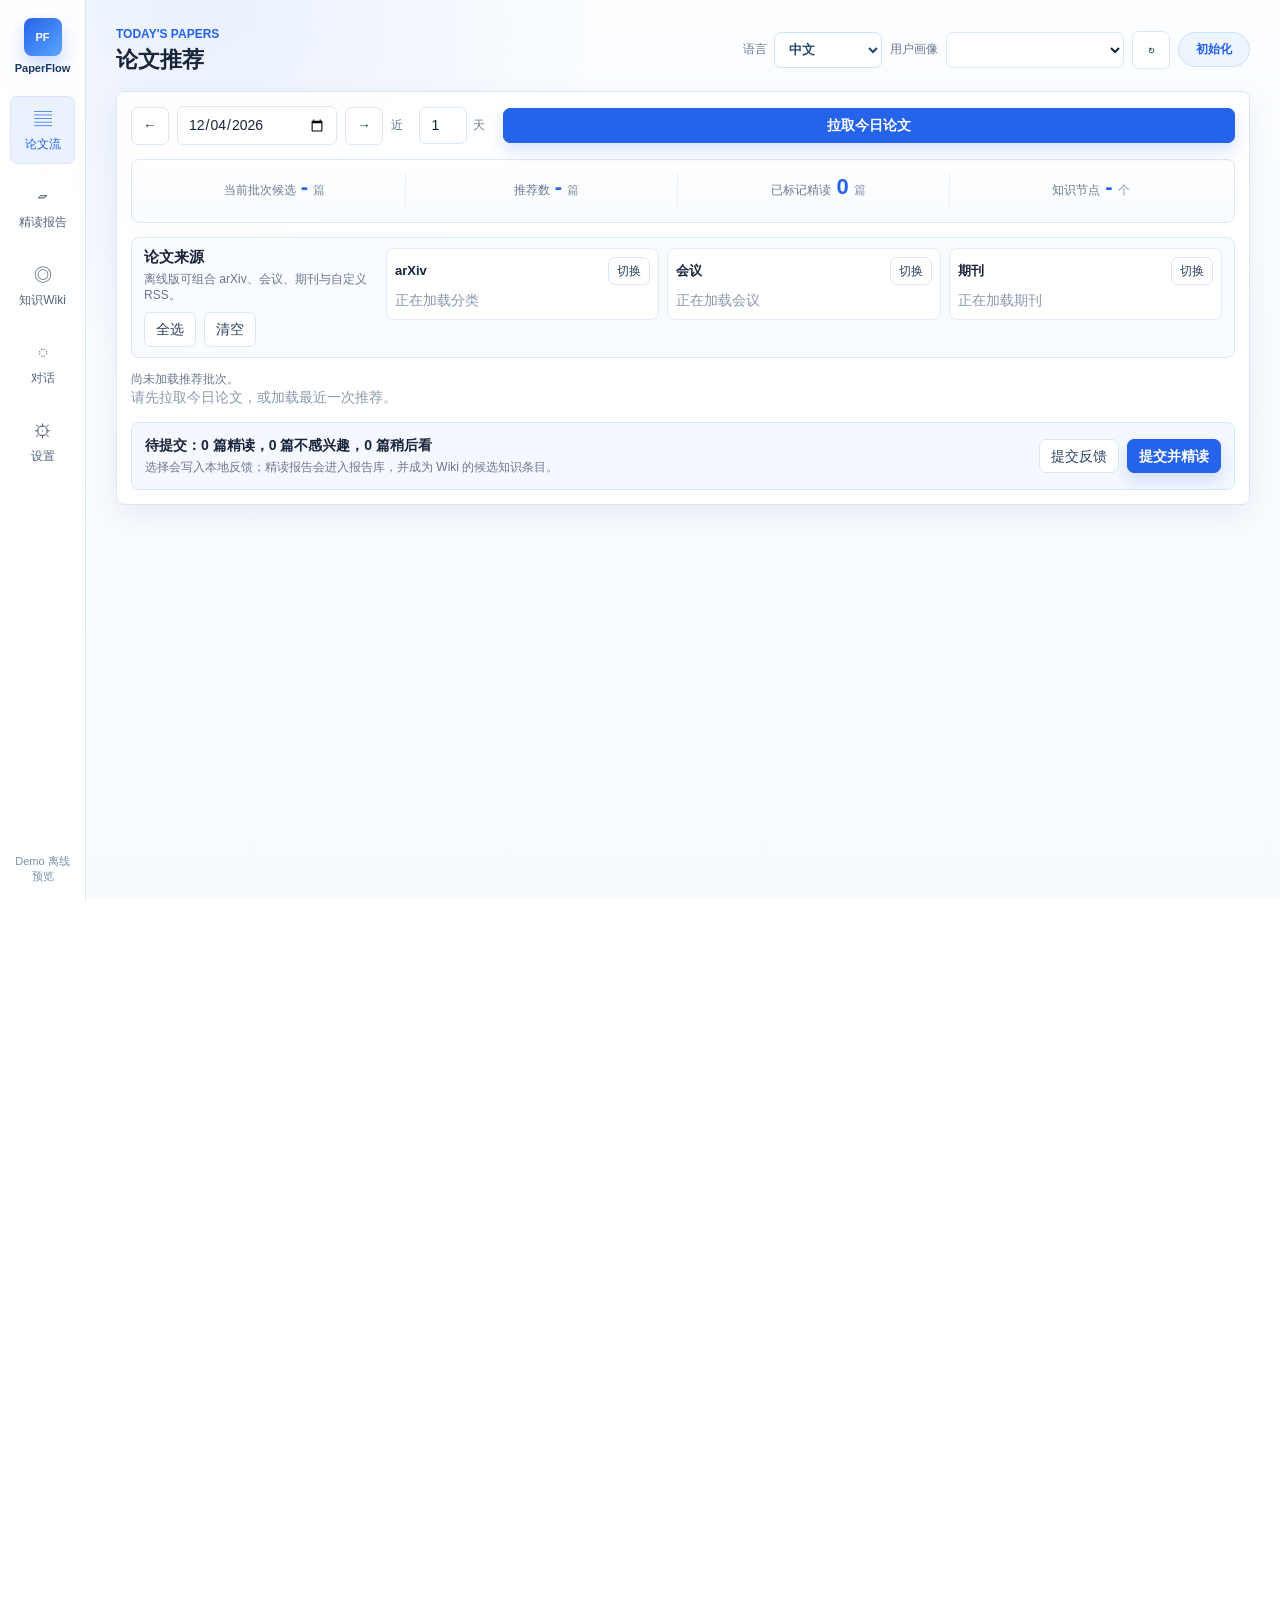
<file: index.html>
<!doctype html>
<html lang="en">
  <head>
    <meta charset="utf-8">
    <meta name="viewport" content="width=device-width, initial-scale=1">
    <meta http-equiv="refresh" content="0; url=deployments/desktop/static/index.html?demo=1">
    <title>PaperFlow GUI Preview</title>
  </head>
  <body>
    <p>
      Redirecting to the
      <a href="deployments/desktop/static/index.html?demo=1">PaperFlow GUI Preview</a>.
    </p>
  </body>
</html>
</file>
